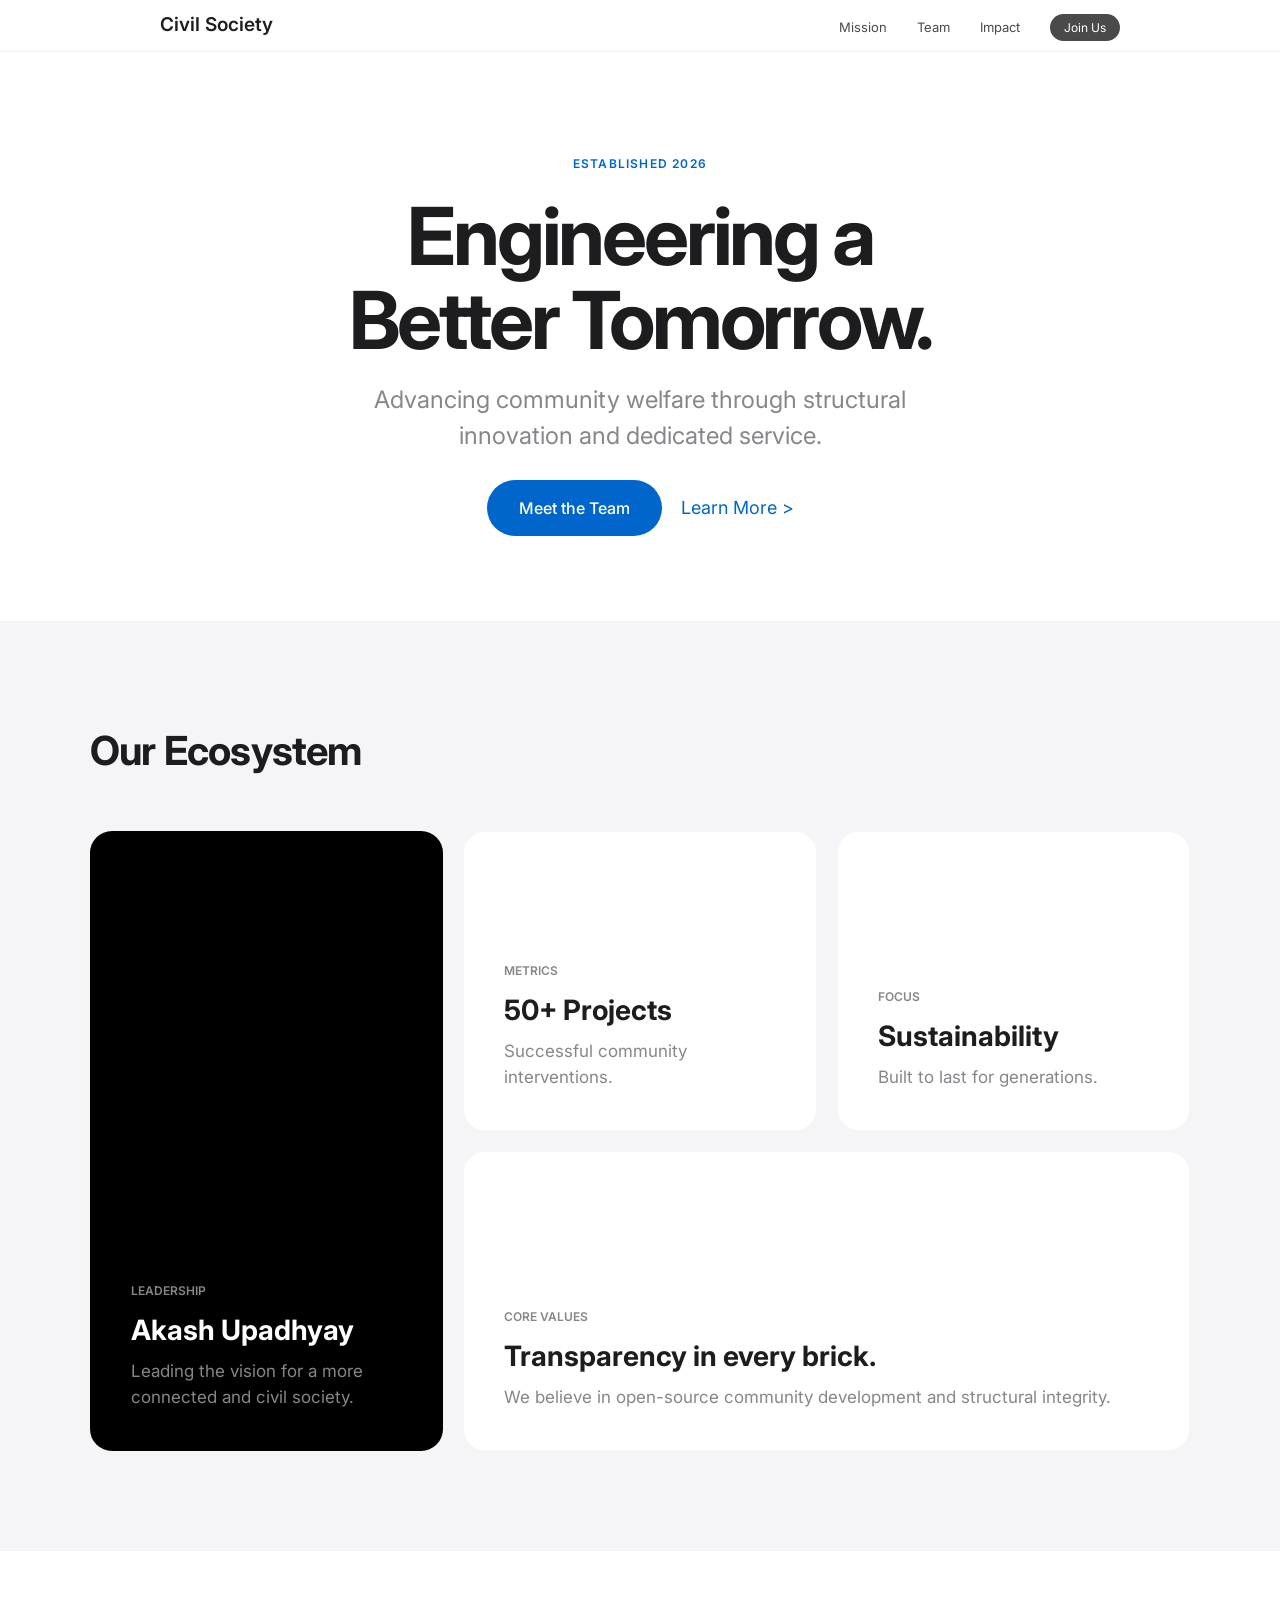
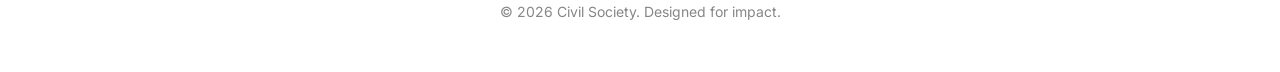
<file: index.html>
<!DOCTYPE html>
<html lang="en">
<head>
    <meta charset="UTF-8">
    <meta name="viewport" content="width=device-width, initial-scale=1.0">
    <title>Civil Society | Premium</title>
    <link rel="stylesheet" href="style.css">
    <link href="https://fonts.googleapis.com/css2?family=Inter:wght@300;400;600;700&display=swap" rel="stylesheet">
</head>
<body>

    <nav class="glass-nav">
        <div class="nav-content">
            <a href="#" class="logo">Civil Society</a>
            <ul class="nav-links">
                <li><a href="#">Mission</a></li>
                <li><a href="#team">Team</a></li>
                <li><a href="#">Impact</a></li>
                <li><a href="#" class="nav-cta">Join Us</a></li>
            </ul>
        </div>
    </nav>

    <header class="hero">
        <div class="hero-content">
            <span class="badge">Established 2026</span>
            <h1>Engineering a <br>Better Tomorrow.</h1>
            <p>Advancing community welfare through structural innovation and dedicated service.</p>
            <div class="hero-btns">
                <a href="#team" class="btn-primary">Meet the Team</a>
                <a href="#" class="btn-secondary">Learn More ></a>
            </div>
        </div>
    </header>

    <section id="team" class="bento-section">
        <div class="container">
            <h2 class="section-title">Our Ecosystem</h2>
            <div class="bento-grid">
                
                <div class="bento-item tall">
                    <div class="card-text">
                        <span>Leadership</span>
                        <h3>Akash Upadhyay</h3>
                        <p>Leading the vision for a more connected and civil society.</p>
                    </div>
                </div>

                <div class="bento-item">
                    <div class="card-text">
                        <span>Metrics</span>
                        <h3>50+ Projects</h3>
                        <p>Successful community interventions.</p>
                    </div>
                </div>

                <div class="bento-item">
                    <div class="card-text">
                        <span>Focus</span>
                        <h3>Sustainability</h3>
                        <p>Built to last for generations.</p>
                    </div>
                </div>

                <div class="bento-item wide">
                    <div class="card-text">
                        <span>Core Values</span>
                        <h3>Transparency in every brick.</h3>
                        <p>We believe in open-source community development and structural integrity.</p>
                    </div>
                </div>

            </div>
        </div>
    </section>

    <footer>
        <p>&copy; 2026 Civil Society. Designed for impact.</p>
    </footer>

</body>
</html>
</file>
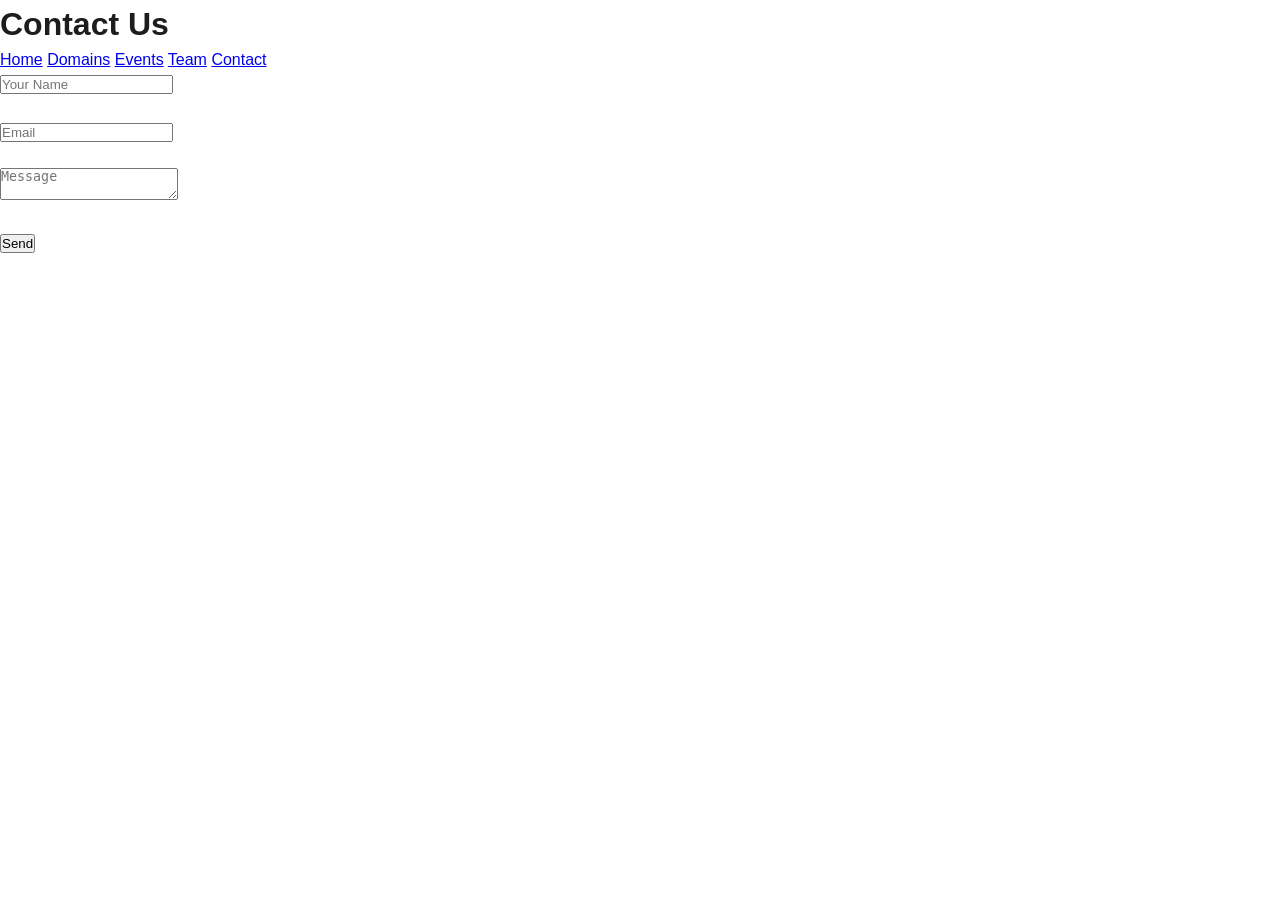
<file: contacts.html>
<!DOCTYPE html>
<html>
<head>
<title>Contact</title>
<link rel="stylesheet" href="style.css">
<script src="script.js"></script>
</head>

<body>

<header>
<h1>Contact Us</h1>
</header>

<nav>
<a href="index.html">Home</a>
<a href="domains.html">Domains</a>
<a href="events.html">Events</a>
<a href="team.html">Team</a>
<a href="contact.html">Contact</a>
</nav>

<section>

<form onsubmit="submitForm()">

<input type="text" placeholder="Your Name" required><br><br>

<input type="email" placeholder="Email" required><br><br>

<textarea placeholder="Message"></textarea><br><br>

<button type="submit">Send</button>

</form>

</section>

</body>
</html>
</file>
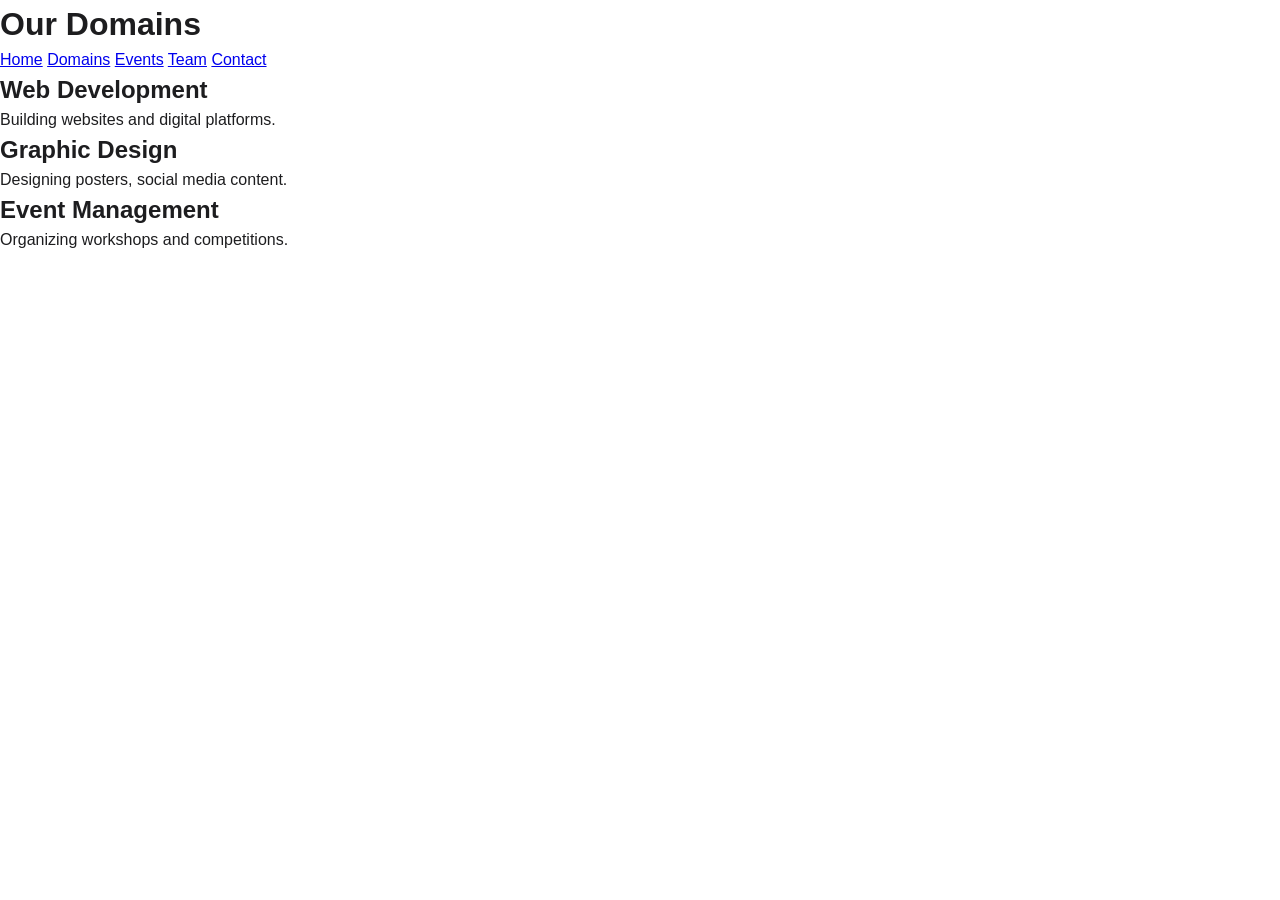
<file: Domain.html>
<!DOCTYPE html>
<html>
<head>
<title>Domains</title>
<link rel="stylesheet" href="style.css">
</head>

<body>

<header>
<h1>Our Domains</h1>
</header>

<nav>
<a href="index.html">Home</a>
<a href="domains.html">Domains</a>
<a href="events.html">Events</a>
<a href="team.html">Team</a>
<a href="contact.html">Contact</a>
</nav>

<section>

<h2>Web Development</h2>
<p>Building websites and digital platforms.</p>

<h2>Graphic Design</h2>
<p>Designing posters, social media content.</p>

<h2>Event Management</h2>
<p>Organizing workshops and competitions.</p>

</section>

</body>
</html>
</file>
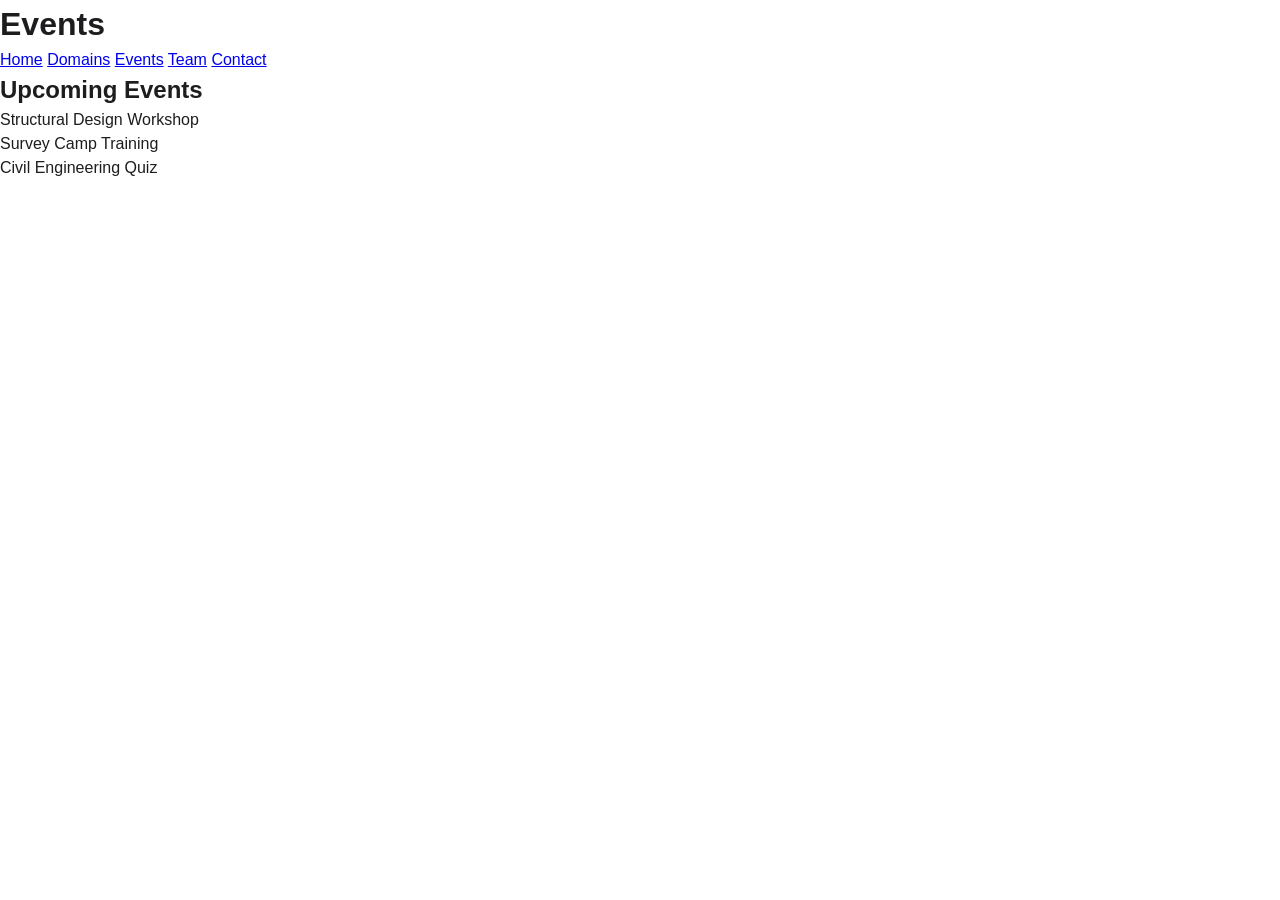
<file: event.html>
<!DOCTYPE html>
<html>
<head>
<title>Events</title>
<link rel="stylesheet" href="style.css">
</head>

<body>

<header>
<h1>Events</h1>
</header>

<nav>
<a href="index.html">Home</a>
<a href="domains.html">Domains</a>
<a href="events.html">Events</a>
<a href="team.html">Team</a>
<a href="contact.html">Contact</a>
</nav>

<section>

<h2>Upcoming Events</h2>

<ul>
<li>Structural Design Workshop</li>
<li>Survey Camp Training</li>
<li>Civil Engineering Quiz</li>

</ul>

</section>

</body>
</html>
</file>
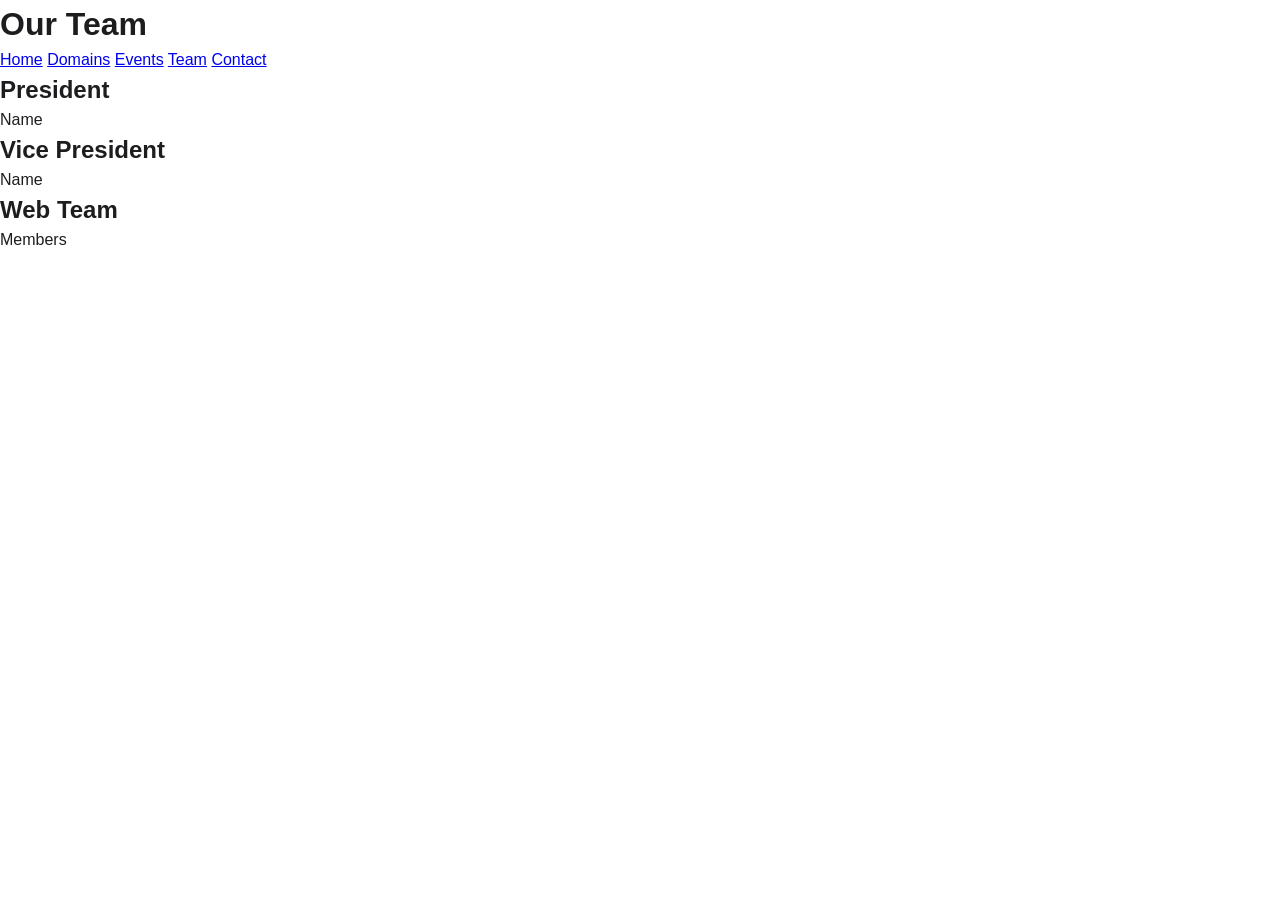
<file: teams.html>
<!DOCTYPE html>
<html>
<head>
<title>Team</title>
<link rel="stylesheet" href="style.css">
</head>

<body>

<header>
<h1>Our Team</h1>
</header>

<nav>
<a href="index.html">Home</a>
<a href="domains.html">Domains</a>
<a href="events.html">Events</a>
<a href="team.html">Team</a>
<a href="contact.html">Contact</a>
</nav>

<section>

<h2>President</h2>
<p>Name</p>

<h2>Vice President</h2>
<p>Name</p>

<h2>Web Team</h2>
<p>Members</p>

</section>

</body>
</html>
</file>
<file: style.css>
/* 1. Global Reset & Variables */
:root {
    --bg-color: #ffffff;
    --secondary-bg: #f5f5f7;
    --text-main: #1d1d1f;
    --text-secondary: #86868b;
    --accent-blue: #0066cc;
    --glass-white: rgba(255, 255, 255, 0.72);
    --border-radius: 22px;
    --spring-easing: cubic-bezier(0.16, 1, 0.3, 1);
}

* {
    margin: 0;
    padding: 0;
    box-sizing: border-box;
}

html {
    scroll-behavior: smooth;
}

body {
    font-family: 'Inter', -apple-system, sans-serif;
    background-color: var(--bg-color);
    color: var(--text-main);
    line-height: 1.5;
    -webkit-font-smoothing: antialiased;
}

/* 2. Liquid Glass Navigation */
.glass-nav {
    position: fixed;
    top: 0;
    width: 100%;
    height: 52px;
    background: var(--glass-white);
    backdrop-filter: blur(20px) saturate(180%);
    -webkit-backdrop-filter: blur(20px) saturate(180%);
    z-index: 1000;
    border-bottom: 1px solid rgba(0,0,0,0.05);
}

.nav-content {
    max-width: 1000px;
    margin: 0 auto;
    display: flex;
    justify-content: space-between;
    align-items: center;
    height: 100%;
    padding: 0 20px;
}

.logo {
    font-weight: 600;
    font-size: 19px;
    text-decoration: none;
    color: var(--text-main);
}

.nav-links {
    display: flex;
    list-style: none;
    gap: 30px;
    align-items: center;
}

.nav-links a {
    text-decoration: none;
    color: var(--text-main);
    font-size: 13px;
    opacity: 0.8;
    transition: opacity 0.3s;
}

.nav-links a:hover {
    opacity: 1;
    color: var(--accent-blue);
}

.nav-cta {
    background: var(--text-main);
    color: white !important;
    padding: 6px 14px;
    border-radius: 980px;
    font-size: 12px !important;
}

/* 3. Hero Section */
.hero {
    padding-top: 150px;
    padding-bottom: 100px;
    text-align: center;
    background: var(--bg-color);
}

.badge {
    font-size: 12px;
    font-weight: 600;
    color: var(--accent-blue);
    text-transform: uppercase;
    letter-spacing: 0.1em;
}

.hero h1 {
    font-size: clamp(48px, 8vw, 80px);
    font-weight: 700;
    letter-spacing: -0.04em;
    line-height: 1.05;
    margin: 20px 0;
}

.hero p {
    font-size: 24px;
    color: var(--text-secondary);
    max-width: 600px;
    margin: 0 auto 40px;
    font-weight: 400;
}

.btn-primary {
    background: var(--accent-blue);
    color: white;
    padding: 18px 32px;
    border-radius: 980px;
    text-decoration: none;
    font-weight: 500;
    margin-right: 15px;
}

.btn-secondary {
    color: var(--accent-blue);
    text-decoration: none;
    font-size: 18px;
}

/* 4. Bento Grid */
.bento-section {
    background-color: var(--secondary-bg);
    padding: 100px 20px;
}

.container {
    max-width: 1100px;
    margin: 0 auto;
}

.section-title {
    font-size: 40px;
    margin-bottom: 50px;
    letter-spacing: -0.02em;
}

.bento-grid {
    display: grid;
    grid-template-columns: repeat(3, 1fr);
    grid-auto-rows: 300px;
    gap: 20px;
}

.bento-item {
    background: white;
    border-radius: var(--border-radius);
    padding: 40px;
    transition: transform 0.6s var(--spring-easing), box-shadow 0.6s var(--spring-easing);
    display: flex;
    flex-direction: column;
    justify-content: flex-end;
    border: 1px solid rgba(0,0,0,0.03);
}

.bento-item:hover {
    transform: scale(1.02);
    box-shadow: 0 30px 60px rgba(0,0,0,0.1);
}

.tall { grid-row: span 2; background: #000; color: white; }
.tall h3, .tall p { color: white; }
.wide { grid-column: span 2; }

.card-text span {
    font-size: 12px;
    font-weight: 600;
    color: var(--text-secondary);
    text-transform: uppercase;
}

.card-text h3 {
    font-size: 28px;
    margin: 8px 0;
}

.card-text p {
    color: var(--text-secondary);
    font-size: 17px;
}

/* 5. Responsive Design */
@media (max-width: 768px) {
    .bento-grid {
        grid-template-columns: 1fr;
        grid-auto-rows: auto;
    }
    .wide, .tall { grid-column: span 1; grid-row: span 1; }
    .nav-links { display: none; } /* Simplified for mobile */
    .hero h1 { font-size: 48px; }
}

footer {
    padding: 50px;
    text-align: center;
    color: var(--text-secondary);
    font-size: 14px;
}
</file>
